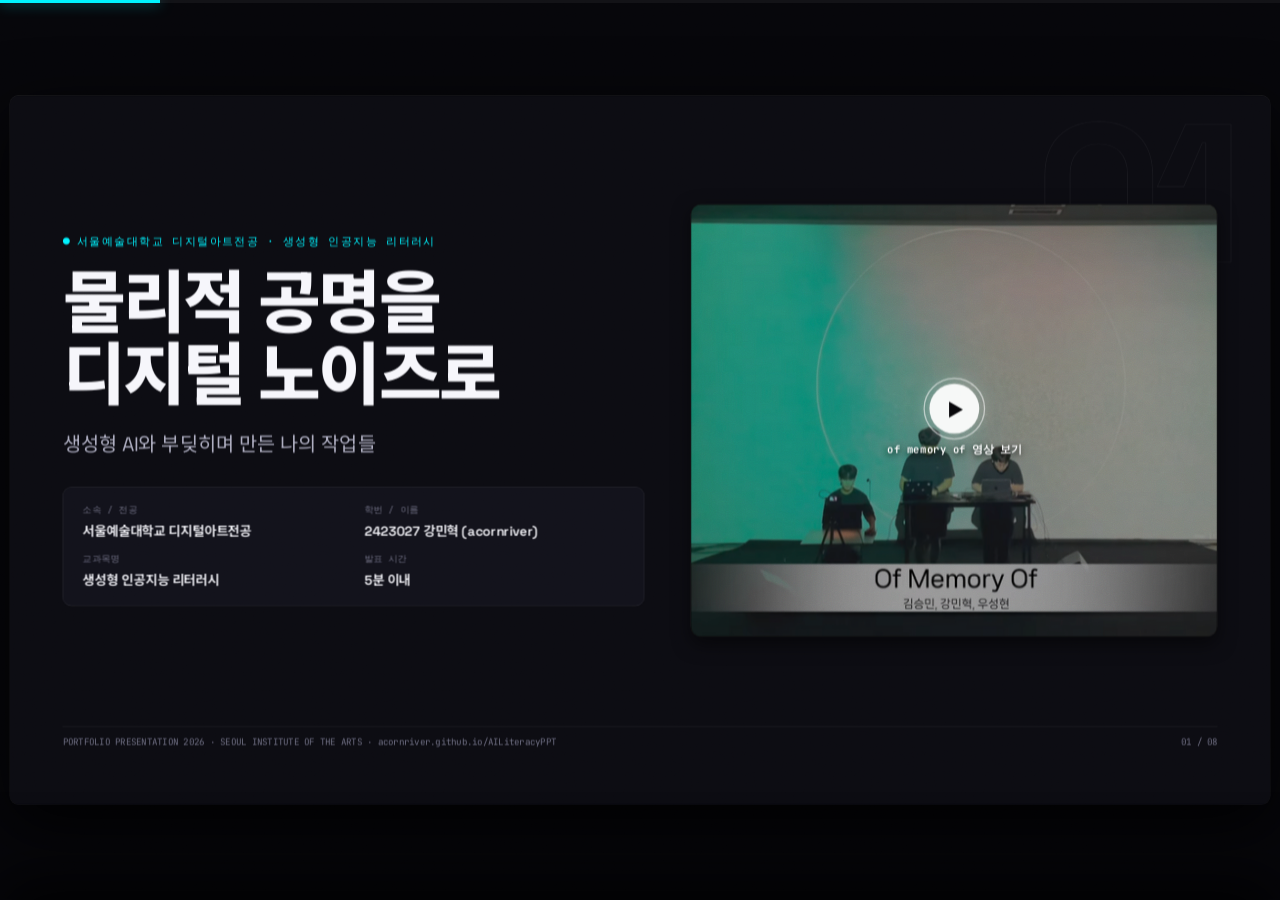
<file: index.html>
<!DOCTYPE html>
<html lang="ko">
<head>
  <meta charset="UTF-8">
  <meta name="viewport" content="width=device-width, initial-scale=1.0">
  <meta name="description" content="서울예술대학교 디지털아트전공 강민혁(acornriver)의 생성형 AI 리터러시 발표 — 물리적 신호를 디지털 노이즈로 바꾸는 미디어아트 작업과 AI 협업 과정.">
  <title>물리적 공명을 디지털 노이즈로 — 강민혁(acornriver) 미디어아트 발표</title>
  <link rel="stylesheet" href="style.css">
</head>
<body>

<!-- Ambient Digital Noise & Resonance Waveform Canvas -->
<canvas id="resonanceCanvas"></canvas>

<!-- Top progress rail -->
<div class="progress-rail no-print"><div class="progress-fill" id="progressFill"></div></div>

<main class="presentation-viewport">
  <div class="slides-container" id="slidesContainer">

    <!-- ==================== SLIDE 1: 표지 ==================== -->
    <section class="slide active" id="slide-1" data-num="01"
      data-title="표지"
      data-duration="약 20초"
      data-note="안녕하세요, 서울예술대학교 디지털아트전공 2423027 강민혁입니다.
저는 화면 안의 매끈한 픽셀보다, 무용수 팔의 근육 떨림이나 차가운 철판의 진동 같은 현실의 거친 신호를 디지털 노이즈로 바꾸는 작업을 하고 있습니다.

제 작업실에서 AI는 결과물을 뚝딱 만들어주는 기계가 아니라, 같이 부딪히고 틀리면서 시스템을 완성해간 파트너였습니다. 오늘은 그 과정과 시행착오를 보여드리겠습니다.

(커버 영상은 시간이 남을 때만 틉니다.)">

      <div class="cover-layout">
        <div class="cover-left">
          <div class="cover-badge">
            <span>●</span> 서울예술대학교 디지털아트전공 · 생성형 인공지능 리터러시
          </div>

          <div class="cover-title-group">
            <h1>물리적 공명을<br>디지털 노이즈로</h1>
            <p class="subtitle">생성형 AI와 부딪히며 만든 나의 작업들</p>
          </div>

          <div class="cover-meta-grid">
            <div class="meta-item">
              <div class="meta-item-label">소속 / 전공</div>
              <div class="meta-item-value">서울예술대학교 디지털아트전공</div>
            </div>
            <div class="meta-item">
              <div class="meta-item-label">학번 / 이름</div>
              <div class="meta-item-value">2423027 강민혁 (acornriver)</div>
            </div>
            <div class="meta-item">
              <div class="meta-item-label">교과목명</div>
              <div class="meta-item-value">생성형 인공지능 리터러시</div>
            </div>
            <div class="meta-item">
              <div class="meta-item-label">발표 시간</div>
              <div class="meta-item-value">5분 이내</div>
            </div>
          </div>
        </div>

        <div class="cover-right">
          <div class="media-container">
            <img src="assets/ofmemoryof_1.png" alt="대표 작품 of memory of">
            <div class="media-play-overlay" onclick="openCinemaModal('iBMpqVptw4k', 'of memory of (2025) — 손 그림자 공간음향 피드백 노이즈')">
              <div class="play-circle-btn">▶</div>
              <div class="play-label">of memory of 영상 보기</div>
            </div>
          </div>
        </div>
      </div>

      <div class="slide-footer">
        <span>PORTFOLIO PRESENTATION 2026 · SEOUL INSTITUTE OF THE ARTS · acornriver.github.io/AILiteracyPPT</span>
        <span>01 / 08</span>
      </div>
    </section>

    <!-- ==================== SLIDE 2: 관점과 제작 방식 ==================== -->
    <section class="slide" id="slide-2" data-num="02"
      data-title="만들고 싶은 감각에서 출발해, 코드로 번역한다"
      data-duration="약 40초"
      data-note="저는 기술이나 AI 툴을 먼저 정해놓고 작업을 끼워 맞추지 않습니다.
'그림자가 멀어질수록 소리가 찢어지면 어떨까?', '도시에 바코드를 붙이고 사람들 반응을 웹으로 받아보면 어떨까?' 같은 감각적인 호기심에서 시작합니다.

구현할 때는 안티그래비티를 메인 파트너로 썼습니다. 대화로 아이디어를 던지고 코드를 받고, 오류가 나면 같이 잡는 방식이에요. 영상 소스가 필요할 때는 구글 제미나이와 ChatGPT도 썼습니다.

다만 화면에서 잘 돌던 코드가 실제 장비와 전시 공간에서도 잘 도는지 확인하고 고치는 건 제 몫이었습니다.">

      <div class="slide-top-bar">
        <div class="slide-category-group">
          <span class="slide-category-title">01 · 작업의 출발점과 태도</span>
        </div>
        <span class="slide-number-badge">02 / 08</span>
      </div>

      <div class="slide-headline">
        <h2>감각에서 출발해, 코드로 번역한다</h2>
        <p class="sub-lead">기술 스펙이 아니라, 공간과 신체가 만드는 경험이 먼저입니다</p>
      </div>

      <div class="slide-body">
        <div class="col-half">
          <div class="art-card accent-cyan">
            <div class="card-header-row">
              <h3 class="card-title">작업의 재료 <span class="card-badge cyan">Physical → Digital</span></h3>
            </div>
            <ul class="narrative-list large">
              <li><strong>그림자</strong> 손 그림자의 움직임을 공간음향 노이즈로</li>
              <li><strong>빛</strong> 조명의 깜빡임을 모스부호로 해석</li>
              <li><strong>도시의 캡션</strong> 거리의 바코드와 웹 댓글</li>
              <li><strong>언어</strong> 입력한 문장을 감열지로 출력</li>
              <li><strong>근육</strong> 수축할 때 나는 진동 소리(MMG) 수음</li>
            </ul>
            <div class="signal-pipeline">
              <div class="signal-pipeline-title">공통의 태도</div>
              <div class="signal-pipeline-text">하나의 공식으로 찍어내지 않고, 작품마다 현장이 요구하는 물성에 맞춰 시스템을 새로 짠다.</div>
            </div>
          </div>
        </div>

        <div class="col-half">
          <div class="art-card accent-orange">
            <div class="card-header-row">
              <h3 class="card-title">AI와 일하는 방식 <span class="card-badge orange">Antigravity</span></h3>
            </div>
            <ul class="narrative-list large">
              <li><strong>대화로 코딩</strong> 아이디어를 던지고, 코드를 받고, 오류를 같이 잡는다</li>
              <li><strong>도구</strong> 코드는 Antigravity, 영상 소스는 Google Gemini · ChatGPT</li>
              <li><strong>현장 확인</strong> 화면에서 돌던 코드가 실제 장비와 전시장에서도 도는지는 내가 확인하고 고친다</li>
            </ul>
            <div class="signal-pipeline">
              <div class="signal-pipeline-title">제작 파이프라인</div>
              <div class="signal-pipeline-flow">
                <span class="pipe-node">감각적 구상</span>
                <span class="pipe-arrow">→</span>
                <span class="pipe-node highlight">AI와 코드 구현</span>
                <span class="pipe-arrow">→</span>
                <span class="pipe-node">장비 연결</span>
                <span class="pipe-arrow">→</span>
                <span class="pipe-node highlight">현장 확인 · 튜닝</span>
              </div>
            </div>
          </div>
        </div>
      </div>

      <div class="slide-footer">
        <span>강민혁 · 생성형 인공지능 리터러시</span>
        <span>02 / 08</span>
      </div>
    </section>

    <!-- ==================== SLIDE 3: 그림자와 빛 ==================== -->
    <section class="slide" id="slide-3" data-num="03"
      data-title="그림자와 빛 — 움직임과 깜빡임"
      data-duration="약 45초"
      data-note="첫 번째는 눈에 보이는 변화를 소리와 기호로 바꾼 두 작업입니다.

왼쪽 'of memory of'는 무용수 손의 그림자를 카메라로 따라가고, 중심에서 멀어질수록 공간음향 노이즈가 거칠어지는 작업입니다. [영상 버튼을 눌러 소리를 같이 들려주세요]

오른쪽 '빛의 언어'는 구글 제미나이와 ChatGPT로 깜빡이는 조명 영상을 만들고, 웹에서 p5.js 사운드 라이브러리로 그 깜빡임을 모스부호처럼 읽어내는 작업입니다.
[모스부호 체험 탭] 원리를 보여드리는 체험용입니다. 글자를 넣으면 모스부호로 불이 깜빡이고 소리가 납니다.">

      <div class="slide-top-bar">
        <div class="slide-category-group">
          <span class="slide-category-title">02 · 작품 사례 1 : 그림자와 빛</span>
        </div>
        <span class="slide-number-badge">03 / 08</span>
      </div>

      <div class="slide-headline">
        <h2>그림자가 찢는 사운드, 조명이 치는 모스부호</h2>
        <p class="sub-lead">눈에 보이는 왜곡과 깜빡임을 감지해서 소리와 신호로 바꾸는 작업</p>
      </div>

      <div class="slide-body">
        <!-- of memory of -->
        <div class="col-half">
          <div class="art-card accent-cyan">
            <div class="card-header-row">
              <h3 class="card-title">of memory of <span class="card-badge cyan">2025 · 퍼포먼스</span></h3>
              <span class="card-author">acornriver, 김승민, 우성현</span>
            </div>

            <div class="media-container">
              <img src="assets/ofmemoryof_1.png" alt="of memory of 시연">
              <div class="media-play-overlay" onclick="openCinemaModal('iBMpqVptw4k', 'of memory of (2025) — 손 그림자 공간음향 피드백 노이즈')">
                <div class="play-circle-btn">▶</div>
                <div class="play-label">공연 영상 보기 (사운드 포함)</div>
              </div>
            </div>

            <ul class="narrative-list">
              <li><strong>내가 만든 부분</strong> Python 실루엣 트래킹, OSC로 공간음향 위치 데이터 전송</li>
              <li><strong>감각</strong> 손이 중심에서 멀어질수록 화면 왜곡과 피드백 노이즈가 커진다</li>
            </ul>

            <div class="signal-pipeline">
              <div class="signal-pipeline-title">신호 흐름</div>
              <div class="signal-pipeline-flow">
                <span class="pipe-node">손 그림자 왜곡</span>
                <span class="pipe-arrow">→</span>
                <span class="pipe-node highlight">Python 실루엣 감지</span>
                <span class="pipe-arrow">→</span>
                <span class="pipe-node">OSC → 공간음향</span>
              </div>
            </div>
          </div>
        </div>

        <!-- 빛의 언어 -->
        <div class="col-half">
          <div class="art-card accent-orange">
            <div class="card-header-row">
              <h3 class="card-title">빛의 언어 <span class="card-badge orange">2025 · 웹 인터랙티브</span></h3>
              <span class="card-author">acornriver (단독)</span>
            </div>

            <div class="card-tabs">
              <button class="card-tab-btn active" data-target="viewLightVideo">작품 영상</button>
              <button class="card-tab-btn" data-target="viewLightDemo">모스부호 체험</button>
            </div>

            <div class="tab-view-content" id="viewLightVideo" style="display: flex;">
              <div class="media-container">
                <img src="assets/light_1.png" alt="빛의 언어 캡처">
                <div class="media-play-overlay" onclick="openCinemaModal('oltIvDI5zJE', '빛의 언어 (2025) — 조명 깜빡임 모스부호 해석')">
                  <div class="play-circle-btn">▶</div>
                  <div class="play-label">빛의 언어 영상 보기</div>
                </div>
              </div>
              <ul class="narrative-list">
                <li><strong>AI 활용</strong> Google Gemini · ChatGPT로 불규칙하게 깜빡이는 조명 영상 제작</li>
                <li><strong>구현</strong> p5.js 사운드 라이브러리로 깜빡임을 모스부호로 읽어 텍스트·사운드로 출력</li>
              </ul>
            </div>

            <div class="tab-view-content" id="viewLightDemo" style="display: none;">
              <div class="widget-box morse-widget">
                <div class="morse-light-bulb" id="morseLightBulb">💡</div>
                <div class="morse-display" id="morseDisplay">READY TO BLINK</div>
                <div class="input-row">
                  <input type="text" class="morse-input" id="morseInput" value="AI" placeholder="영문 입력 (예: AI, NOISE)">
                  <button class="morse-btn" id="morsePlayBtn">깜빡이기 ▶</button>
                </div>
                <div class="fine-print">체험용 시뮬레이션 · 입력한 글자를 모스부호로 바꿔 불빛과 소리로 재생합니다. 실제 작품의 영상 분석이 아닙니다.</div>
              </div>
            </div>

            <div class="signal-pipeline">
              <div class="signal-pipeline-title">신호 흐름</div>
              <div class="signal-pipeline-flow">
                <span class="pipe-node">깜빡이는 조명 영상</span>
                <span class="pipe-arrow">→</span>
                <span class="pipe-node highlight">p5.js 모스부호 해석</span>
                <span class="pipe-arrow">→</span>
                <span class="pipe-node">텍스트 / 사운드</span>
              </div>
            </div>
          </div>
        </div>
      </div>

      <div class="slide-footer">
        <span>강민혁 · 생성형 인공지능 리터러시</span>
        <span>03 / 08</span>
      </div>
    </section>

    <!-- ==================== SLIDE 4: 도시의 캡션, 출력되는 말 ==================== -->
    <section class="slide" id="slide-4" data-num="04"
      data-title="도시의 캡션, 출력되는 말"
      data-duration="약 45초"
      data-note="다음은 화면 안에 있던 텍스트를 현실 공간으로 꺼낸 작업들입니다.

'다민프로젝트 01'은 도시에 캡션을 붙이는 전시였고, 저는 캡션 위치를 기록하고 사람들 댓글을 받는 웹 시스템을 만들었습니다. 부착물마다 바코드가 붙어 있어서 현장에서 찍으면 웹으로 연결됩니다.

'감열–소각'은 언어의 화장터 같은 작업입니다. 텍스트와 숨결 같은 소리를 인식해서 감열지 프린터로 출력합니다. [인쇄물 사진 탭] 감열지 인쇄 디테일과 전시 때 프레임에 걸어둔 모습입니다.">

      <div class="slide-top-bar">
        <div class="slide-category-group">
          <span class="slide-category-title">03 · 작품 사례 2 : 공간과 언어</span>
        </div>
        <span class="slide-number-badge">04 / 08</span>
      </div>

      <div class="slide-headline">
        <h2>도시의 캡션, 출력되는 말</h2>
        <p class="sub-lead">화면 안에 있던 텍스트를 거리와 종이 위로 꺼내는 작업</p>
      </div>

      <div class="slide-body">
        <!-- 다민프로젝트 01 -->
        <div class="col-half">
          <div class="art-card accent-cyan">
            <div class="card-header-row">
              <h3 class="card-title">다민프로젝트 01 <span class="card-badge cyan">2025 · 웹 & 도시</span></h3>
              <span class="card-author">acornriver, daon</span>
            </div>

            <div class="media-container">
              <img src="assets/damin_thumb.png" alt="다민프로젝트 01 현장 캡션">
            </div>

            <ul class="narrative-list">
              <li><strong>도시 개입</strong> 거리 곳곳의 사물과 장소에 캡션을 붙인다</li>
              <li><strong>웹 시스템</strong> 캡션 위치를 기록하고 댓글을 받는다</li>
              <li><strong>바코드</strong> 부착물마다 붙은 바코드로 웹에 접속한다</li>
            </ul>

            <div class="signal-pipeline">
              <div class="signal-pipeline-title">구조</div>
              <div class="signal-pipeline-flow">
                <span class="pipe-node">거리 사물에 부착</span>
                <span class="pipe-arrow">→</span>
                <span class="pipe-node highlight">바코드 스캔</span>
                <span class="pipe-arrow">→</span>
                <span class="pipe-node">웹 아카이브 · 댓글</span>
              </div>
            </div>
          </div>
        </div>

        <!-- 감열-소각 -->
        <div class="col-half">
          <div class="art-card accent-orange">
            <div class="card-header-row">
              <h3 class="card-title">감열–소각 <span class="card-badge orange">2025 · 피지컬 설치</span></h3>
              <span class="card-author">acornriver (단독)</span>
            </div>

            <div class="card-tabs">
              <button class="card-tab-btn active" data-target="viewThermalVideo">설치 영상</button>
              <button class="card-tab-btn" data-target="viewThermalPhotos">인쇄물 사진</button>
              <button class="card-tab-btn" data-target="viewThermalDemo">출력 체험</button>
            </div>

            <div class="tab-view-content" id="viewThermalVideo" style="display: flex;">
              <div class="media-container">
                <img src="assets/thermal_1.png" alt="감열-소각 현장">
                <div class="media-play-overlay" onclick="openCinemaModal('C9EAxM-9FCM', '감열 - 소각 (2025) — 언어의 화장터')">
                  <div class="play-circle-btn">▶</div>
                  <div class="play-label">감열–소각 영상 보기</div>
                </div>
              </div>
              <ul class="narrative-list">
                <li><strong>언어의 화장터</strong> 입력한 문장이 화면에서 흩어진 뒤 감열지로 출력된다</li>
                <li><strong>구현</strong> 텍스트·소리(숨결) 인식 + 감열지 프린터 출력</li>
              </ul>
            </div>

            <div class="tab-view-content" id="viewThermalPhotos" style="display: none;">
              <div class="photo-pair">
                <div class="media-container">
                  <img src="assets/thermal_detail_close.jpg" alt="감열지 인쇄 디테일">
                  <div class="media-caption">감열지 인쇄 디테일</div>
                </div>
                <div class="media-container">
                  <img src="assets/thermal_framed_grid.jpg" alt="전시 프레임">
                  <div class="media-caption">전시 프레임</div>
                </div>
              </div>
              <div class="body-text">감열지에 출력된 문장들을 프레임에 걸어 전시한 모습.</div>
            </div>

            <div class="tab-view-content" id="viewThermalDemo" style="display: none;">
              <div class="widget-box">
                <div class="thermal-receipt-slot" id="thermalPaperSlot">
                  <div class="slot-placeholder">문장을 입력하고 출력을 누르면<br>영수증이 나옵니다</div>
                </div>
                <div class="input-row">
                  <input type="text" class="morse-input" id="thermalTextInput" value="어둠 속에서 부유하던 기억을 보냅니다." placeholder="떠나보낼 문장을 입력하세요">
                  <button class="morse-btn" id="thermalPrintBtn">출력</button>
                </div>
                <div class="fine-print">체험용 시뮬레이션 · 실제 작품의 출력 시스템이 아닙니다.</div>
              </div>
            </div>

            <div class="signal-pipeline">
              <div class="signal-pipeline-title">신호 흐름</div>
              <div class="signal-pipeline-flow">
                <span class="pipe-node">문장 · 숨결 입력</span>
                <span class="pipe-arrow">→</span>
                <span class="pipe-node highlight">인식 · 처리</span>
                <span class="pipe-arrow">→</span>
                <span class="pipe-node">감열지 출력</span>
              </div>
            </div>
          </div>
        </div>
      </div>

      <div class="slide-footer">
        <span>강민혁 · 생성형 인공지능 리터러시</span>
        <span>04 / 08</span>
      </div>
    </section>

    <!-- ==================== SLIDE 5: 사일런스 ==================== -->
    <section class="slide" id="slide-5" data-num="05"
      data-title="사일런스 — 몸의 진동을 신호로"
      data-duration="약 55초"
      data-note="제가 기술감독으로 참여한 협업 프로젝트 '사일런스'입니다. 2년간 2천만 원 규모의 지원사업으로 진행됐고, 올해 종로 아트코리아랩에서 공연을 마쳤습니다. 왼쪽이 그 공연 사진입니다.

핵심은 피부에 전극을 붙이는 센서(EMG)가 아니라, DJI Mic 2를 무용수 팔에 밀착시켜서 근육이 수축할 때 나는 진동 소리(MMG)를 마이크로 직접 듣는다는 점입니다.

시스템은 두 갈래입니다. 하나는 저주파를 감지해서 OSC 트리거를 보내는 것, 다른 하나는 마이크 입력을 내부망 무선으로 사운드 협업자에게 스트리밍하는 것입니다.

[근육 수축 버튼] 원리를 보여드리는 체험용 시뮬레이션이고, 실제 센서 데이터는 아닙니다.
(필터 세팅 탭: 현장에서 쓴 실제 값 — Highpass 40Hz, Bandpass 80–800Hz, Noise gate −54dB. 가편 영상 버튼은 구글 드라이브가 새 탭으로 열립니다.)">

      <div class="slide-top-bar">
        <div class="slide-category-group">
          <span class="slide-category-title">04 · 핵심 협업 프로젝트 : 사일런스</span>
        </div>
        <span class="slide-number-badge">05 / 08</span>
      </div>

      <div class="slide-headline">
        <h2>사일런스 — 마이크로 듣는 근육의 울림</h2>
        <p class="sub-lead">전극 대신 마이크로 수음하는 MMG, 그리고 OSC·무선 오디오 전송 시스템</p>
      </div>

      <div class="slide-body">
        <!-- 현장 아카이브 -->
        <div class="col-35">
          <div class="art-card accent-cyan">
            <div class="card-header-row">
              <h3 class="card-title">현장 아카이브 <span class="card-badge cyan">Art Korea Lab</span></h3>
            </div>

            <div class="card-tabs">
              <button class="card-tab-btn active" data-target="viewSilencePhotos">공연 사진</button>
              <button class="card-tab-btn" data-target="viewSilenceSetting">필터 세팅</button>
            </div>

            <div class="tab-view-content" id="viewSilencePhotos" style="display: flex;">
              <div class="media-container silence-main">
                <img src="assets/silence_stage_1.jpg" alt="사일런스 공연 장면">
                <div class="media-play-overlay" onclick="window.open('https://drive.google.com/drive/folders/1wh9bBoPONRI6IY7k8LCvusBUwqHcsA52', '_blank')">
                  <div class="play-circle-btn">▶</div>
                  <div class="play-label">공연 가편 영상 (Google Drive ↗)</div>
                </div>
              </div>
              <div class="photo-pair silence-pair">
                <div class="media-container">
                  <img src="assets/silence_stage_2.jpg" alt="사일런스 공연 중 무용수">
                  <div class="media-caption">공연 장면</div>
                </div>
                <div class="media-container">
                  <img src="assets/silence_console.jpg" alt="사일런스 공연 콘솔">
                  <div class="media-caption">공연 콘솔</div>
                </div>
              </div>
            </div>

            <div class="tab-view-content" id="viewSilenceSetting" style="display: none;">
              <div class="media-container contain">
                <img src="assets/silence_akl_setting.png" alt="사일런스 현장 필터 세팅 화면">
              </div>
              <div class="fine-print" style="margin-bottom: 14px;">현장 세팅 · Highpass 40Hz / Bandpass 80–800Hz / Noise gate −54dB</div>
            </div>

            <a class="link-btn" href="https://drive.google.com/drive/folders/1wh9bBoPONRI6IY7k8LCvusBUwqHcsA52" target="_blank" rel="noopener">
              공연 가편 영상 열기 ↗
            </a>

            <div class="body-text">
              <strong>크레딧</strong><br>
              기술감독 · SW 강민혁 / 총괄 기획 정채민<br>
              사운드 김승민 / 무용 윤채영, 우성현
            </div>
            <div class="fine-print">2년간 2,000만 원 지원사업 · 2026 종로 아트코리아랩 공연 완료</div>
          </div>
        </div>

        <!-- 시스템 구조 & 체험 -->
        <div class="col-65">
          <div class="art-card accent-orange">
            <div class="card-header-row">
              <h3 class="card-title">두 갈래 전송 시스템 <span class="card-badge orange">MMG · OSC</span></h3>
              <div class="osc-packet-badge" id="oscPacketDisplay">[OSC] standby</div>
            </div>

            <div class="widget-box mmg-widget">
              <div class="oscilloscope-screen">
                <canvas class="osc-canvas" id="mmgOscCanvas"></canvas>
              </div>
              <div class="mmg-controls">
                <button class="flex-muscle-btn" id="flexMuscleBtn">근육 수축 체험</button>
                <div class="mmg-spec">체험용 시뮬레이션 · 실제 센서 데이터 아님</div>
              </div>
            </div>

            <div class="split-row">
              <div class="signal-pipeline">
                <div class="signal-pipeline-title">흐름 1 · 제어 신호</div>
                <div class="signal-pipeline-flow">
                  <span class="pipe-node">DJI Mic 2 수음</span>
                  <span class="pipe-arrow">→</span>
                  <span class="pipe-node highlight">저주파 감지</span>
                  <span class="pipe-arrow">→</span>
                  <span class="pipe-node">OSC 트리거</span>
                </div>
              </div>
              <div class="signal-pipeline">
                <div class="signal-pipeline-title">흐름 2 · 오디오 스트리밍</div>
                <div class="signal-pipeline-flow">
                  <span class="pipe-node">마이크 입력</span>
                  <span class="pipe-arrow">→</span>
                  <span class="pipe-node highlight">내부망 무선 스트리밍</span>
                  <span class="pipe-arrow">→</span>
                  <span class="pipe-node">사운드 협업자</span>
                </div>
              </div>
            </div>

            <div class="fine-print" style="margin-top: 14px;">
              전기 신호(EMG)가 아니라 근육이 내는 진동 소리(MMG, Mechanomyogram)를 수음 · github.com/acornriver/mechanomyogram
            </div>
          </div>
        </div>
      </div>

      <div class="slide-footer">
        <span>강민혁 · 생성형 인공지능 리터러시</span>
        <span>05 / 08</span>
      </div>
    </section>

    <!-- ==================== SLIDE 6: AI 협업과 시행착오 ==================== -->
    <section class="slide" id="slide-6" data-num="06"
      data-title="AI가 열어준 길, AI가 못 본 전압"
      data-duration="약 50초"
      data-note="AI와 작업하면서 가장 대비됐던 두 장면입니다.

'사일런스'에서는 무선으로 소리를 보내는 오디오 송출 엔진의 구조를 AI가 바꿔보자고 제안했어요. 제가 몰랐던 방식이었는데 적용해보니 현장에서 안정성과 음질이 눈에 띄게 좋아졌습니다.

반대로 '철의 언어 v2'는 철판에 트랜스듀서를 붙여 울리는 퍼포먼스인데, AI가 추천한 앰프와 트랜스듀서 조합을 연결했더니 트랜스듀서가 계속 타버렸습니다. 전압이 안 맞는 문제라고 판단했고, 출력이 낮은 앰프로 바꾸고 나서야 안정적으로 돌아갔습니다.

AI는 코드와 구조를 제안하는 데는 큰 도움이 됐지만, 현장의 전압과 장비 상태까지 책임져주진 않았습니다. 그래서 직접 실행하고 확인하는 과정이 중요했습니다.
(계기판은 체험용 시뮬레이션입니다.)">

      <div class="slide-top-bar">
        <div class="slide-category-group">
          <span class="slide-category-title">05 · AI 협업의 민낯과 현장 확인</span>
        </div>
        <span class="slide-number-badge">06 / 08</span>
      </div>

      <div class="slide-headline">
        <h2>AI가 열어준 길, AI가 못 본 전압</h2>
        <p class="sub-lead">같은 AI가 한 번은 신의 한 수였고, 한 번은 트랜스듀서를 태웠다</p>
      </div>

      <div class="slide-body">
        <!-- 사일런스 -->
        <div class="col-half">
          <div class="art-card accent-cyan">
            <div class="card-header-row">
              <h3 class="card-title">사일런스 <span class="card-badge cyan">신의 한 수</span></h3>
            </div>

            <div class="pull-quote">AI는 내가 몰랐던 구조를 제안했다.</div>

            <ul class="narrative-list large">
              <li>무선으로 소리를 보내는 <strong>오디오 송출 엔진</strong>의 구조를 바꿔보자고 제안했다</li>
              <li>내 지식 밖에 있던 방식이었지만 적용해 봤다</li>
              <li>현장에서 <strong>안정성과 음질</strong>이 눈에 띄게 좋아졌다</li>
            </ul>

            <div class="signal-pipeline">
              <div class="signal-pipeline-title">배운 것</div>
              <div class="signal-pipeline-text">AI는 오타를 고쳐주는 도구를 넘어, 내가 몰랐던 선택지를 보여주는 쪽에서 가장 쓸모 있었다.</div>
            </div>
          </div>
        </div>

        <!-- 철의 언어 v2 -->
        <div class="col-half">
          <div class="art-card accent-orange">
            <div class="card-header-row">
              <h3 class="card-title">철의 언어 v2 <span class="card-badge orange">시행착오</span></h3>
            </div>

            <div class="pull-quote orange">AI는 현장의 전압까지 책임지지 않았다.</div>

            <ul class="narrative-list spread">
              <li>철판을 트랜스듀서로 울리는 퍼포먼스. AI가 추천한 <strong>앰프·트랜스듀서 조합</strong>을 연결했다</li>
              <li>트랜스듀서가 <strong>계속 손상</strong>됐다</li>
              <li>전압이 맞지 않는다고 판단해 <strong>출력이 낮은 앰프</strong>로 교체했다</li>
            </ul>

            <div class="split-row">
              <div class="burnout-console">
                <div class="telemetry-row">
                  <span>코일 부하: <strong id="ampHeatStatus" style="color: var(--accent-cyan);">정상 범위</strong></span>
                  <div class="heat-meter-bar"><div class="heat-meter-fill" id="ampHeatMeter"></div></div>
                </div>
                <div class="console-btn-row">
                  <button class="card-tab-btn danger-btn" id="test100wBtn">추천 조합으로 구동</button>
                  <button class="card-tab-btn ok-btn" id="testLowWattBtn">낮은 출력 앰프로 교체</button>
                </div>
                <div class="console-log" id="ampLogConsole">체험용 시뮬레이션 · 실제 측정값이 아닙니다.</div>
              </div>

              <div>
                <div class="media-container thumb">
                  <img src="assets/iron_v2_thumb.jpg" alt="철의 언어 v2">
                  <div class="media-play-overlay" onclick="openCinemaModal('_ANQhRynQf4', '철의 언어 v2 (2026) — 철판 공명 피드백 퍼포먼스', 24)">
                    <div class="play-circle-btn sm">▶</div>
                  </div>
                </div>
              </div>
            </div>
          </div>
        </div>
      </div>

      <div class="closing-quote">생성된 코드와 추천을 활용하는 것만큼, 실행하고 확인하는 과정이 중요했다.</div>

      <div class="slide-footer">
        <span>강민혁 · 생성형 인공지능 리터러시</span>
        <span>06 / 08</span>
      </div>
    </section>

    <!-- ==================== SLIDE 7: 작품과 구현을 함께 공개하기 ==================== -->
    <section class="slide" id="slide-7" data-num="07"
      data-title="작품과 구현을 함께 공개하기"
      data-duration="약 40초"
      data-note="저는 완성된 작업만이 아니라 구현한 소스 코드도 GitHub에 공개해두고 있습니다.
오늘 소개하지 못한 작업들은 개인 웹 아카이브 acornriver.work에서 볼 수 있고, 화면의 QR로 바로 들어갈 수 있습니다.

지금은 북서울미술관 '사운드는 살아있다'에서 원우리 작가님과 함께 작업하고 있습니다. 왼쪽 아래 두 링크가 그 작업입니다.

AI는 제가 혼자였다면 엄두 내지 못했을 실험의 문을 열어줬습니다. 하지만 그 안에서 무엇을 고르고, 현실에서 어떻게 작동시킬지는 작업실에서 직접 부딪히며 정했습니다. 들어주셔서 감사합니다.">

      <div class="slide-top-bar">
        <div class="slide-category-group">
          <span class="slide-category-title">06 · 공유와 아카이빙</span>
        </div>
        <span class="slide-number-badge">07 / 08</span>
      </div>

      <div class="slide-headline">
        <h2>작품과 구현을 함께 공개하기</h2>
        <p class="sub-lead">웹 아카이브 acornriver.work 와 GitHub 저장소로 과정까지 기록하고, 작업은 계속됩니다</p>
      </div>

      <div class="slide-body">
        <!-- Web Archive -->
        <div class="col-half">
          <div class="art-card accent-cyan">
            <div class="card-header-row">
              <h3 class="card-title">개인 웹 아카이브 <span class="card-badge cyan">acornriver.work</span></h3>
            </div>

            <div class="media-container">
              <img src="assets/webarchive_capture.png" alt="acornriver 웹 아카이브 화면">
              <div class="media-play-overlay" onclick="window.open('https://acornriver.work/', '_blank')">
                <div class="play-circle-btn">🔗</div>
                <div class="play-label">acornriver.work 열기 ↗</div>
              </div>
            </div>

            <div class="signal-pipeline now-working">
              <div class="signal-pipeline-title">지금 하고 있는 작업 · 북서울미술관 〈사운드는 살아있다〉</div>
              <div class="signal-pipeline-text">원우리 작가와 함께 작업하고 있습니다.</div>
              <div class="repo-list">
                모든 귀는 […] 이다 · 청각 다변기 · <a href="https://acornriver.github.io/SVart/" target="_blank" rel="noopener">acornriver.github.io/SVart</a><br>
                청감 타워 · <a href="https://acornriver.github.io/SVartTower/" target="_blank" rel="noopener">acornriver.github.io/SVartTower</a>
              </div>
            </div>
          </div>
        </div>

        <!-- QR & Repos -->
        <div class="col-half">
          <div class="art-card accent-orange">
            <div class="card-header-row">
              <h3 class="card-title">바로 들어가기 <span class="card-badge orange">Public Access</span></h3>
            </div>

            <div class="qr-row">
              <img src="assets/qr_acornriver_work.png" alt="QR acornriver.work">
              <div>
                <h4>전체 작업 아카이브</h4>
                <p>사운드아트 · 미디어아트 설치 작업 모음</p>
                <a href="https://acornriver.work/" target="_blank" rel="noopener">https://acornriver.work/</a>
              </div>
            </div>

            <div class="qr-row">
              <img src="assets/qr_webarchive_github.png" alt="QR WebArchive GitHub">
              <div>
                <h4>웹 아카이브 소스 코드</h4>
                <p>아카이브 사이트 자체의 저장소</p>
                <a href="https://github.com/acornriver/WebArchive" target="_blank" rel="noopener">github.com/acornriver/WebArchive</a>
              </div>
            </div>

            <div class="signal-pipeline">
              <div class="signal-pipeline-title">작품별 공개 저장소 (GitHub)</div>
              <div class="repo-list">
                사일런스 · <a href="https://github.com/acornriver/mechanomyogram" target="_blank" rel="noopener">github.com/acornriver/mechanomyogram</a><br>
                of memory of · <a href="https://github.com/acornriver/ofmemoryof" target="_blank" rel="noopener">github.com/acornriver/ofmemoryof</a><br>
                감열–소각 · <a href="https://github.com/acornriver/thermal-poetry" target="_blank" rel="noopener">github.com/acornriver/thermal-poetry</a>
              </div>
            </div>
          </div>
        </div>
      </div>

      <div class="slide-footer">
        <span>강민혁 · 생성형 인공지능 리터러시</span>
        <span>07 / 08</span>
      </div>
    </section>

    <!-- ==================== SLIDE 8: 비디오 아카이브 ==================== -->
    <section class="slide" id="slide-8" data-num="08"
      data-title="작업 아카이브 & 비디오 쇼케이스"
      data-duration="질의응답 및 영상 시연용"
      data-note="(질의응답과 영상 시연용 슬라이드입니다.)
궁금한 작품 카드를 누르면 시네마 모드로 영상이 바로 재생됩니다.
질문이 나오면 해당 작품 영상을 틀어서 현장 사운드를 같이 들으며 설명해주세요.">

      <div class="slide-top-bar">
        <div class="slide-category-group">
          <span class="slide-category-title">아카이브 · 질의응답 및 영상 시연</span>
        </div>
        <span class="slide-number-badge">08 / 08</span>
      </div>

      <div class="slide-headline">
        <h2>작업 아카이브</h2>
        <p class="sub-lead">카드를 누르면 영상이 시네마 모드로 재생됩니다</p>
      </div>

      <div class="slide-body">
        <div class="archive-video-grid">

          <div class="archive-video-card" onclick="openCinemaModal('_ANQhRynQf4', '철의 언어 v2 (2026) — 피드백 공명 사운드 퍼포먼스', 24)">
            <div class="archive-thumb-wrap">
              <img src="assets/iron_v2_thumb.jpg" alt="철의 언어 v2">
              <div class="archive-play-badge">▶ 2026 · 사운드 퍼포먼스</div>
            </div>
            <div class="archive-info">
              <div class="archive-title">철의 언어 v2</div>
              <div class="archive-meta"><span>트랜스듀서 · 철판 공명 피드백</span><span class="go">영상 보기 ↗</span></div>
            </div>
          </div>

          <div class="archive-video-card" onclick="openCinemaModal('iBMpqVptw4k', 'of memory of (2025) — 손 그림자 공간음향 피드백 노이즈')">
            <div class="archive-thumb-wrap">
              <img src="assets/ofmemoryof_yt_thumb.jpg" alt="of memory of">
              <div class="archive-play-badge">▶ 2025 · 퍼포먼스</div>
            </div>
            <div class="archive-info">
              <div class="archive-title">of memory of</div>
              <div class="archive-meta"><span>손 그림자 추적 · 공간음향 노이즈</span><span class="go">영상 보기 ↗</span></div>
            </div>
          </div>

          <div class="archive-video-card" onclick="openCinemaModal('oltIvDI5zJE', '빛의 언어 (2025) — 조명 깜빡임 모스부호 해석')">
            <div class="archive-thumb-wrap">
              <img src="assets/light_yt_thumb.jpg" alt="빛의 언어">
              <div class="archive-play-badge">▶ 2025 · 웹 인터랙티브</div>
            </div>
            <div class="archive-info">
              <div class="archive-title">빛의 언어</div>
              <div class="archive-meta"><span>AI 점멸 조명 · p5.js 모스부호</span><span class="go">영상 보기 ↗</span></div>
            </div>
          </div>

          <div class="archive-video-card" onclick="openCinemaModal('C9EAxM-9FCM', '감열 - 소각 (2025) — 언어의 화장터')">
            <div class="archive-thumb-wrap">
              <img src="assets/thermal_yt_thumb.jpg" alt="감열-소각">
              <div class="archive-play-badge">▶ 2025 · 피지컬 설치</div>
            </div>
            <div class="archive-info">
              <div class="archive-title">감열 - 소각</div>
              <div class="archive-meta"><span>입력한 문장 · 감열지 출력</span><span class="go">영상 보기 ↗</span></div>
            </div>
          </div>

          <div class="archive-video-card" onclick="openCinemaModal('6_KeSJpxjUg', '연산적 시 (2025) — 백남준아트센터 전시')">
            <div class="archive-thumb-wrap">
              <img src="assets/computational_poetry_thumb.jpg" alt="연산적 시">
              <div class="archive-play-badge">▶ 2025 · 백남준아트센터</div>
            </div>
            <div class="archive-info">
              <div class="archive-title">연산적 시</div>
              <div class="archive-meta"><span>백남준아트센터 전시 참여작</span><span class="go">영상 보기 ↗</span></div>
            </div>
          </div>

          <div class="archive-video-card" onclick="openCinemaModal('vMkRL9LRjck', '자아분열 (2023) — 생성형 AI 배경 & 마이크 디스토션')">
            <div class="archive-thumb-wrap">
              <img src="assets/self_split_thumb.jpg" alt="자아분열">
              <div class="archive-play-badge">▶ 2023 · 인터랙티브 설치</div>
            </div>
            <div class="archive-info">
              <div class="archive-title">자아분열</div>
              <div class="archive-meta"><span>AI 배경 · 마이크 디스토션</span><span class="go">영상 보기 ↗</span></div>
            </div>
          </div>

        </div>
      </div>

      <div class="slide-footer">
        <span>강민혁 · 생성형 인공지능 리터러시</span>
        <span>08 / 08</span>
      </div>
    </section>

  </div>
</main>

<!-- ==================== VIDEO CINEMA MODAL ==================== -->
<div class="cinema-modal" id="cinemaModal" aria-label="작품 영상 플레이어">
  <div class="cinema-modal-header">
    <div class="cinema-modal-title" id="cinemaModalTitle">작품 영상 감상</div>
    <button class="cinema-close-btn" id="cinemaCloseBtn" title="닫기 (Esc)">&times;</button>
  </div>
  <div class="cinema-video-frame">
    <iframe id="cinemaIframe" src="" allow="autoplay; encrypted-media; gyroscope; picture-in-picture" allowfullscreen></iframe>
  </div>
</div>

<!-- ==================== HUD CONTROLS ==================== -->
<nav class="presentation-controls no-print" aria-label="발표 네비게이션 컨트롤">
  <button class="ctrl-btn" id="prevBtn" title="이전 슬라이드 (←, PageUp)">← 이전</button>

  <div class="slide-dots" id="slideDots"></div>

  <button class="ctrl-btn" id="nextBtn" title="다음 슬라이드 (→, Space, PageDown)">다음 →</button>

  <div class="ctrl-sep"></div>

  <button class="ctrl-btn" id="notesToggleBtn" title="발표자 노트 (N)">
    💬 노트 <span class="ctrl-hint">(N)</span>
  </button>

  <button class="ctrl-btn" id="fullscreenBtn" title="전체화면 (F)">
    ⛶ 전체화면 <span class="ctrl-hint">(F)</span>
  </button>

  <div class="timer-display" id="timerDisplay" title="클릭하여 타이머 시작/일시정지">
    <span>⏱️</span>
    <span id="timerTime">00:00</span>
    <span class="timer-target">/ 05:00</span>
  </div>
</nav>

<!-- ==================== SPEAKER NOTES DRAWER ==================== -->
<aside class="notes-drawer no-print" id="notesDrawer" aria-label="발표자 노트">
  <div class="notes-header">
    <div class="notes-title">
      <span>SPEAKER NOTES</span>
      <span class="notes-duration-badge" id="notesDuration">약 30초</span>
      <span class="notes-slide-title" id="notesSlideTitle">1장 · 표지</span>
    </div>
    <button class="notes-close-btn" id="notesCloseBtn" title="닫기">&times;</button>
  </div>
  <div class="notes-content" id="notesContent">내용을 불러오는 중...</div>
</aside>

<script src="script.js"></script>
</body>
</html>
</file>
<file: style.css>
@import url('https://fonts.googleapis.com/css2?family=Space+Grotesk:wght@400;500;600;700&family=JetBrains+Mono:wght@400;500;600&family=Noto+Sans+KR:wght@300;400;500;600;700;800&display=swap');

@property --ang {
  syntax: '<angle>';
  initial-value: 0deg;
  inherits: false;
}

:root {
  --bg-darkest: #06060a;
  --bg-primary: #0c0c12;
  --bg-card: rgba(22, 22, 32, 0.7);

  --border-subtle: rgba(255, 255, 255, 0.08);
  --border-medium: rgba(255, 255, 255, 0.18);

  --text-main: #f6f6fb;
  --text-muted: #adadc0;
  --text-dim: #707084;

  --accent-cyan: #00f2fe;
  --accent-blue: #4facfe;
  --accent-orange: #ff5e3a;
  --accent-green: #10b981;

  --slide-width: 1920px;
  --slide-height: 1080px;
  --ease-out: cubic-bezier(0.16, 1, 0.3, 1);
}

* {
  box-sizing: border-box;
  margin: 0;
  padding: 0;
  -webkit-font-smoothing: antialiased;
  -moz-osx-font-smoothing: grayscale;
}

html, body {
  width: 100%;
  height: 100%;
  background-color: var(--bg-darkest);
  color: var(--text-main);
  font-family: 'Space Grotesk', 'Noto Sans KR', -apple-system, sans-serif;
  overflow: hidden;
  user-select: none;
}

body.hud-idle { cursor: none; }

/* Film grain: gives the dark UI an analog / noise texture */
body::after {
  content: '';
  position: fixed;
  inset: 0;
  pointer-events: none;
  z-index: 50;
  opacity: 0.08;
  mix-blend-mode: overlay;
  background-image: url("data:image/svg+xml;utf8,<svg xmlns='http://www.w3.org/2000/svg' width='180' height='180'><filter id='n'><feTurbulence type='fractalNoise' baseFrequency='.9' numOctaves='2' stitchTiles='stitch'/></filter><rect width='100%' height='100%' filter='url(%23n)'/></svg>");
}

#resonanceCanvas {
  position: fixed;
  inset: 0;
  width: 100vw;
  height: 100vh;
  pointer-events: none;
  z-index: 1;
  opacity: 0.4;
}

/* Top progress rail */
.progress-rail {
  position: fixed;
  top: 0;
  left: 0;
  right: 0;
  height: 3px;
  z-index: 120;
  background: rgba(255, 255, 255, 0.05);
}

.progress-fill {
  height: 100%;
  width: 12.5%;
  background: var(--accent-cyan);
  box-shadow: 0 0 14px rgba(0, 242, 254, 0.6);
  transition: width 0.6s var(--ease-out);
}

/* ==================== STAGE ==================== */
.presentation-viewport {
  width: 100vw;
  height: 100vh;
  display: flex;
  align-items: center;
  justify-content: center;
  position: relative;
  z-index: 2;
  background: var(--bg-darkest);
}

.slides-container {
  width: var(--slide-width);
  height: var(--slide-height);
  position: relative;
  transform-origin: center center;
  box-shadow: 0 30px 100px rgba(0, 0, 0, 0.9), 0 0 0 1px rgba(255, 255, 255, 0.08);
  background: var(--bg-primary);
  border-radius: 14px;
  overflow: hidden;
  flex: none;
}

.slide {
  width: 100%;
  height: 100%;
  position: absolute;
  inset: 0;
  padding: 46px 80px 86px;
  display: none;
  flex-direction: column;
  background: var(--bg-primary);
}

.slide.active {
  display: flex;
  z-index: 2;
  animation: slideIn 0.55s var(--ease-out) both;
}

/* Giant outlined slide number (editorial detail) */
.slide::after {
  content: attr(data-num);
  position: absolute;
  right: 52px;
  top: 0;
  font: 700 300px/1 'Space Grotesk', sans-serif;
  letter-spacing: -12px;
  color: transparent;
  -webkit-text-stroke: 1.5px rgba(255, 255, 255, 0.05);
  z-index: -1;
  pointer-events: none;
}

/* ==================== HEADER ==================== */
.slide-top-bar {
  display: flex;
  justify-content: space-between;
  align-items: center;
  border-bottom: 1px solid var(--border-subtle);
  padding-bottom: 16px;
  margin-bottom: 22px;
}

.slide-category-group {
  display: flex;
  align-items: center;
  gap: 16px;
}

.category-tag {
  font-family: 'JetBrains Mono', monospace;
  font-size: 15px;
  text-transform: uppercase;
  letter-spacing: 2px;
  color: var(--accent-cyan);
  background: rgba(0, 242, 254, 0.08);
  border: 1px solid rgba(0, 242, 254, 0.28);
  padding: 6px 14px;
  border-radius: 20px;
  display: inline-flex;
  align-items: center;
  gap: 8px;
}

.category-tag::before {
  content: '';
  width: 7px;
  height: 7px;
  background: var(--accent-cyan);
  border-radius: 50%;
  box-shadow: 0 0 10px var(--accent-cyan);
  animation: pulse-dot 2s infinite ease-in-out;
}

.slide-category-title {
  font-size: 17px;
  color: var(--text-muted);
  font-weight: 500;
}

.slide-number-badge {
  font-family: 'JetBrains Mono', monospace;
  font-size: 16px;
  color: var(--text-muted);
  background: rgba(255, 255, 255, 0.04);
  padding: 6px 16px;
  border-radius: 20px;
  border: 1px solid var(--border-subtle);
}

.slide-headline { margin-bottom: 24px; }

.slide-headline h2 {
  font-size: 46px;
  font-weight: 700;
  letter-spacing: -1px;
  line-height: 1.25;
  display: flex;
  align-items: center;
  gap: 18px;
}

.slide-headline h2::before {
  content: '';
  flex: none;
  width: 8px;
  height: 44px;
  border-radius: 4px;
  background: var(--accent-cyan);
  box-shadow: 0 0 18px rgba(0, 242, 254, 0.5);
}

.slide-headline .sub-lead {
  font-size: 22px;
  color: var(--text-muted);
  margin: 8px 0 0 26px;
  line-height: 1.45;
}

/* ==================== LAYOUT ==================== */
.slide-body {
  flex: 1;
  display: flex;
  gap: 32px;
  min-height: 0;
}

.col-half, .col-35, .col-65 {
  display: flex;
  flex-direction: column;
  min-width: 0;
  min-height: 0;
}
.col-half { flex: 1; }
.col-35 { flex: 0 0 35%; }
.col-65 { flex: 1; }

.slide-footer {
  display: flex;
  justify-content: space-between;
  align-items: center;
  border-top: 1px solid var(--border-subtle);
  padding-top: 14px;
  margin-top: 18px;
  font-size: 14px;
  color: var(--text-dim);
  font-family: 'JetBrains Mono', monospace;
}

/* ==================== CARDS ==================== */
.art-card {
  flex: 1 1 0;
  min-height: 0;
  background: #14141d;
  backdrop-filter: blur(14px);
  border: 1px solid var(--border-subtle);
  border-radius: 16px;
  padding: 26px 30px;
  display: flex;
  flex-direction: column;
  position: relative;
  overflow: hidden;
  transition: border-color 0.3s ease, box-shadow 0.3s ease;
}

.art-card::before {
  content: '';
  position: absolute;
  inset: 0 0 auto 0;
  height: 1px;
  background: rgba(255, 255, 255, 0.14);
}

.art-card.accent-cyan::before,
.art-card.accent-orange::before {
  height: 3px;
}
.art-card.accent-cyan::before { background: var(--accent-cyan); }
.art-card.accent-orange::before { background: var(--accent-orange); }

.art-card:hover {
  border-color: var(--border-medium);
  box-shadow: 0 18px 44px rgba(0, 0, 0, 0.45);
}

.card-header-row {
  display: flex;
  justify-content: space-between;
  align-items: center;
  gap: 14px;
  margin-bottom: 16px;
  flex: none;
}

.card-title {
  font-size: 30px;
  font-weight: 700;
  display: flex;
  align-items: center;
  gap: 14px;
  letter-spacing: -0.5px;
}

.card-author { font-size: 15px; color: var(--text-dim); white-space: nowrap; }

.card-badge {
  font-family: 'JetBrains Mono', monospace;
  font-size: 13px;
  font-weight: 500;
  text-transform: uppercase;
  padding: 4px 10px;
  border-radius: 6px;
  background: rgba(255, 255, 255, 0.08);
  color: var(--text-muted);
  border: 1px solid rgba(255, 255, 255, 0.1);
  white-space: nowrap;
}
.card-badge.cyan { background: rgba(0, 242, 254, 0.1); color: var(--accent-cyan); border-color: rgba(0, 242, 254, 0.28); }
.card-badge.orange { background: rgba(255, 94, 58, 0.12); color: var(--accent-orange); border-color: rgba(255, 94, 58, 0.32); }

/* ==================== MEDIA ==================== */
.media-container {
  position: relative;
  width: 100%;
  flex: 1 1 0;
  min-height: 170px;
  margin-bottom: 18px;
  border-radius: 10px;
  overflow: hidden;
  background: #000;
  border: 1px solid var(--border-subtle);
  box-shadow: 0 10px 28px rgba(0, 0, 0, 0.5);
}

.media-container img {
  position: absolute;
  inset: 0;
  width: 100%;
  height: 100%;
  object-fit: cover;
  object-position: center 30%;
  transition: transform 0.6s ease;
}
.media-container:hover img { transform: scale(1.04); }
.media-container.contain img { object-fit: contain; background: #0a0a10; }

.media-container.thumb { flex: none; width: 250px; height: 150px; min-height: 0; margin-bottom: 8px; }
.media-container.fill-card { margin-bottom: 0; }

.media-caption {
  position: absolute;
  left: 0;
  right: 0;
  bottom: 0;
  padding: 7px 12px;
  background: rgba(0, 0, 0, 0.72);
  font-size: 13px;
  color: #fff;
  font-family: 'JetBrains Mono', monospace;
}

.media-play-overlay {
  position: absolute;
  inset: 0;
  background: rgba(0, 0, 0, 0.32);
  display: flex;
  flex-direction: column;
  align-items: center;
  justify-content: center;
  gap: 14px;
  cursor: pointer;
  transition: background 0.25s ease;
}
.media-container:hover .media-play-overlay { background: rgba(0, 0, 0, 0.18); }

.play-circle-btn {
  position: relative;
  width: 76px;
  height: 76px;
  border-radius: 50%;
  background: rgba(255, 255, 255, 0.94);
  display: flex;
  align-items: center;
  justify-content: center;
  color: #07070a;
  font-size: 26px;
  padding-left: 4px;
  box-shadow: 0 0 30px rgba(255, 255, 255, 0.35);
  transition: transform 0.25s cubic-bezier(0.175, 0.885, 0.32, 1.275), box-shadow 0.25s;
}
.play-circle-btn::after {
  content: '';
  position: absolute;
  inset: -9px;
  border-radius: 50%;
  border: 2px solid rgba(255, 255, 255, 0.55);
  animation: ring 2.4s ease-out infinite;
}
.media-play-overlay:hover .play-circle-btn { transform: scale(1.1); box-shadow: 0 0 44px rgba(0, 242, 254, 0.8); }
.play-circle-btn.sm { width: 52px; height: 52px; font-size: 19px; }

.play-label {
  font-family: 'JetBrains Mono', monospace;
  font-size: 16px;
  font-weight: 600;
  color: #fff;
  text-shadow: 0 2px 10px rgba(0, 0, 0, 0.9);
  text-align: center;
  padding: 0 14px;
}

/* ==================== TEXT BLOCKS ==================== */
.narrative-list {
  list-style: none;
  display: flex;
  flex-direction: column;
  gap: 14px;
  margin: 2px 0 18px;
  flex: none;
}

.narrative-list li {
  font-size: 21px;
  line-height: 1.5;
  color: var(--text-muted);
  position: relative;
  padding-left: 26px;
}
.narrative-list li::before {
  content: '▸';
  position: absolute;
  left: 0;
  color: var(--accent-cyan);
  font-weight: bold;
}
.narrative-list strong { color: var(--text-main); font-weight: 600; }
.narrative-list.large { gap: 20px; }
.narrative-list.large li { font-size: 24px; line-height: 1.55; }

.pull-quote {
  flex: none;
  font-size: 32px;
  font-weight: 700;
  line-height: 1.3;
  letter-spacing: -0.6px;
  padding: 4px 0 4px 20px;
  margin-bottom: 20px;
  border-left: 4px solid var(--accent-cyan);
  background: none;
}
.pull-quote.orange { border-left-color: var(--accent-orange); background: none; }

.signal-pipeline {
  flex: none;
  background: rgba(0, 0, 0, 0.4);
  border: 1px solid var(--border-subtle);
  border-radius: 10px;
  padding: 16px 20px;
  margin-top: auto;
}
.signal-pipeline-title {
  font-family: 'JetBrains Mono', monospace;
  font-size: 13px;
  text-transform: uppercase;
  letter-spacing: 1.5px;
  color: var(--text-dim);
  margin-bottom: 10px;
}
.signal-pipeline-flow { display: flex; align-items: center; flex-wrap: wrap; gap: 10px; }
.signal-pipeline-text { font-size: 18px; color: var(--text-muted); line-height: 1.55; }

.pipe-node {
  font-family: 'JetBrains Mono', monospace;
  font-size: 16px;
  padding: 7px 13px;
  background: rgba(255, 255, 255, 0.05);
  border: 1px solid rgba(255, 255, 255, 0.12);
  border-radius: 6px;
  color: var(--text-main);
}
.pipe-node.highlight {
  background: rgba(0, 242, 254, 0.1);
  border-color: rgba(0, 242, 254, 0.4);
  color: var(--accent-cyan);
  font-weight: 600;
  box-shadow: 0 0 16px rgba(0, 242, 254, 0.12);
}
.pipe-arrow { color: var(--text-dim); font-size: 16px; }

.body-text { font-size: 19px; color: var(--text-muted); line-height: 1.6; flex: none; }
.fine-print { font-size: 14px; color: var(--text-dim); line-height: 1.6; flex: none; }

/* ==================== TABS ==================== */
.card-tabs {
  display: flex;
  gap: 6px;
  background: rgba(0, 0, 0, 0.35);
  padding: 5px;
  border-radius: 10px;
  margin-bottom: 16px;
  border: 1px solid var(--border-subtle);
  flex: none;
}
.card-tab-btn {
  flex: 1;
  padding: 11px 12px;
  background: transparent;
  border: none;
  border-radius: 7px;
  color: var(--text-muted);
  font-family: 'Space Grotesk', 'Noto Sans KR', sans-serif;
  font-size: 16px;
  font-weight: 500;
  cursor: pointer;
  transition: all 0.2s ease;
  display: flex;
  align-items: center;
  justify-content: center;
  gap: 6px;
}
.card-tab-btn:hover { color: #fff; background: rgba(255, 255, 255, 0.06); }
.card-tab-btn.active { background: rgba(255, 255, 255, 0.13); color: #fff; font-weight: 600; box-shadow: 0 2px 10px rgba(0, 0, 0, 0.35); }

.tab-view-content {
  display: none;
  flex-direction: column;
  flex: 1 1 0;
  min-height: 0;
}

/* ==================== WIDGETS ==================== */
.widget-box {
  flex: 1 1 0;
  min-height: 0;
  background: rgba(8, 8, 14, 0.85);
  border: 1px solid var(--border-subtle);
  border-radius: 10px;
  padding: 18px;
  display: flex;
  flex-direction: column;
  gap: 14px;
  margin-bottom: 18px;
}

.morse-widget { justify-content: center; }
.morse-light-bulb {
  width: 84px;
  height: 84px;
  border-radius: 50%;
  background: #1c1c22;
  margin: 0 auto;
  border: 2px solid rgba(255, 255, 255, 0.2);
  transition: all 0.08s ease;
  display: flex;
  align-items: center;
  justify-content: center;
  font-size: 38px;
  flex: none;
}
.morse-light-bulb.lit {
  background: #ffe600;
  border-color: #fff;
  box-shadow: 0 0 45px #ffe600, 0 0 90px rgba(255, 230, 0, 0.55);
  transform: scale(1.08);
}
.morse-display {
  font-family: 'JetBrains Mono', monospace;
  font-size: 20px;
  color: var(--accent-cyan);
  min-height: 28px;
  text-align: center;
  letter-spacing: 3px;
}
.input-row { display: flex; gap: 10px; flex: none; }
.morse-input {
  flex: 1;
  background: rgba(0, 0, 0, 0.5);
  border: 1px solid var(--border-subtle);
  border-radius: 8px;
  padding: 11px 14px;
  color: #fff;
  font-family: 'JetBrains Mono', 'Noto Sans KR', monospace;
  font-size: 16px;
  outline: none;
  user-select: text;
}
.morse-input:focus { border-color: rgba(0, 242, 254, 0.5); }
.morse-btn {
  background: var(--accent-cyan);
  color: #000;
  border: none;
  border-radius: 8px;
  padding: 11px 20px;
  font-weight: 700;
  font-size: 16px;
  font-family: inherit;
  cursor: pointer;
  transition: all 0.2s;
  white-space: nowrap;
}
.morse-btn:hover { background: #56f7ff; box-shadow: 0 0 18px rgba(0, 242, 254, 0.45); }

.thermal-receipt-slot {
  position: relative;
  flex: 1 1 0;
  min-height: 0;
  background: rgba(0, 0, 0, 0.6);
  border: 1px dashed var(--border-medium);
  border-radius: 8px;
  overflow: hidden;
  padding: 12px;
  display: flex;
  flex-direction: column;
  align-items: center;
}
.slot-placeholder { margin: auto; color: var(--text-dim); font-size: 16px; text-align: center; line-height: 1.5; }
.thermal-paper {
  width: 82%;
  background: #fdfbf7;
  color: #111;
  font-family: 'JetBrains Mono', 'Noto Sans KR', monospace;
  font-size: 15px;
  padding: 16px;
  box-shadow: 0 6px 24px rgba(0, 0, 0, 0.7);
  border-bottom: 3px dashed #bbb;
  max-height: 100%;
  overflow-y: auto;
}
.thermal-paper.printing { animation: feed-paper 1.2s ease forwards; }

.photo-pair { flex: 1 1 0; min-height: 0; display: flex; gap: 14px; margin-bottom: 16px; }
.photo-pair .media-container { margin: 0; min-height: 0; }

.mmg-widget { flex: 1 1 0; min-height: 0; margin-bottom: 16px; }
.oscilloscope-screen {
  position: relative;
  flex: 1 1 0;
  min-height: 130px;
  background: #020204;
  border-radius: 8px;
  overflow: hidden;
  border: 1px solid rgba(0, 242, 254, 0.25);
}
.osc-canvas { position: absolute; inset: 0; width: 100%; height: 100%; display: block; }
.mmg-controls { display: flex; justify-content: space-between; align-items: center; gap: 14px; flex: none; }
.flex-muscle-btn {
  background: #ff5e3a;
  color: #fff;
  border: none;
  padding: 12px 22px;
  border-radius: 8px;
  font-family: 'Space Grotesk', 'Noto Sans KR', sans-serif;
  font-size: 17px;
  font-weight: 700;
  cursor: pointer;
  display: flex;
  align-items: center;
  gap: 8px;
  box-shadow: 0 6px 20px rgba(255, 94, 58, 0.35);
  transition: transform 0.15s, box-shadow 0.15s;
}
.flex-muscle-btn:active { transform: scale(0.96); box-shadow: 0 0 28px rgba(255, 94, 58, 0.8); }
.osc-packet-badge {
  font-family: 'JetBrains Mono', monospace;
  font-size: 14px;
  color: var(--accent-cyan);
  background: rgba(0, 242, 254, 0.08);
  padding: 7px 12px;
  border-radius: 6px;
  border: 1px solid rgba(0, 242, 254, 0.22);
  white-space: nowrap;
  transition: all 0.25s;
}
.mmg-spec { font-size: 14px; color: var(--text-dim); font-family: 'JetBrains Mono', monospace; text-align: right; }

.split-row { display: flex; gap: 20px; align-items: stretch; flex: none; margin-bottom: 0; }
.burnout-console {
  flex: 1;
  background: #06060a;
  border: 1px solid var(--border-subtle);
  border-radius: 10px;
  padding: 16px 18px;
  font-family: 'JetBrains Mono', 'Noto Sans KR', monospace;
  font-size: 15px;
  display: flex;
  flex-direction: column;
  gap: 12px;
}
.telemetry-row { display: flex; justify-content: space-between; align-items: center; gap: 14px; }
.heat-meter-bar { flex: 1; height: 12px; background: rgba(255, 255, 255, 0.1); border-radius: 6px; overflow: hidden; }
.heat-meter-fill { width: 30%; height: 100%; background: var(--accent-cyan); transition: width 0.5s ease, background 0.3s; }
.heat-meter-fill.danger { width: 96%; background: #ff3344; box-shadow: 0 0 16px #ff3344; }
.console-btn-row { display: flex; gap: 10px; }
.console-btn-row .card-tab-btn { font-size: 14px; padding: 10px 8px; border: 1px solid transparent; }
.console-btn-row .danger-btn { background: rgba(255, 50, 50, 0.18); color: #ff7a7a; border-color: rgba(255, 80, 80, 0.3); }
.console-btn-row .ok-btn { background: rgba(0, 242, 254, 0.14); color: var(--accent-cyan); border-color: rgba(0, 242, 254, 0.3); }
.console-log { font-size: 14px; color: var(--text-dim); line-height: 1.5; }

.link-btn {
  flex: none;
  display: flex;
  align-items: center;
  justify-content: center;
  gap: 8px;
  margin: 16px 0;
  padding: 13px 16px;
  background: rgba(0, 242, 254, 0.1);
  border: 1px solid rgba(0, 242, 254, 0.32);
  border-radius: 8px;
  color: var(--accent-cyan);
  font-size: 17px;
  font-weight: 600;
  text-decoration: none;
  transition: background 0.2s;
}
.link-btn:hover { background: rgba(0, 242, 254, 0.22); }

/* ==================== COVER ==================== */
#slide-1::before {
  content: '';
  position: absolute;
  inset: 0;
  z-index: -1;
  pointer-events: none;
  background: none;
}

.cover-layout { display: flex; flex: 1; gap: 70px; align-items: center; min-height: 0; }
.cover-left { flex: 1.05; display: flex; flex-direction: column; justify-content: center; }

.cover-badge {
  font-family: 'JetBrains Mono', monospace;
  font-size: 17px;
  color: var(--accent-cyan);
  letter-spacing: 2px;
  margin-bottom: 28px;
  display: inline-flex;
  align-items: center;
  gap: 10px;
}

.cover-title-group h1 {
  font-size: 104px;
  font-weight: 800;
  letter-spacing: -4px;
  line-height: 1.06;
  margin-bottom: 24px;
  animation: glitch 7s steps(1, end) infinite;
}
.cover-title-group .subtitle {
  font-size: 30px;
  color: var(--text-muted);
  margin-bottom: 46px;
  letter-spacing: -0.4px;
}

.cover-meta-grid {
  display: grid;
  grid-template-columns: repeat(2, 1fr);
  gap: 22px 32px;
  background: var(--bg-card);
  backdrop-filter: blur(12px);
  border: 1px solid var(--border-subtle);
  padding: 26px 30px;
  border-radius: 14px;
}
.meta-item-label { font-family: 'JetBrains Mono', monospace; font-size: 13px; color: var(--text-dim); text-transform: uppercase; margin-bottom: 6px; letter-spacing: 1px; }
.meta-item-value { font-size: 20px; font-weight: 600; }

.cover-right {
  flex: 0.95;
  height: 660px;
  position: relative;
  border-radius: 16px;
}
.cover-right::before {
  content: '';
  position: absolute;
  inset: -3px;
  border-radius: 19px;
  display: none;
}
.cover-right .media-container { position: absolute; inset: 0; width: auto; height: auto; margin: 0; border-radius: 16px; min-height: 0; }

/* ==================== SLIDE 6 ==================== */
.closing-quote {
  flex: none;
  margin-top: 20px;
  padding: 16px 28px;
  text-align: center;
  font-size: 25px;
  font-weight: 700;
  letter-spacing: -0.5px;
  background: rgba(255, 255, 255, 0.05);
  border: 1px solid var(--border-medium);
  border-radius: 12px;
}

/* ==================== SLIDE 7 ==================== */
.qr-row {
  display: flex;
  gap: 20px;
  align-items: center;
  background: rgba(0, 0, 0, 0.32);
  border: 1px solid var(--border-subtle);
  border-radius: 12px;
  padding: 16px 20px;
  margin-bottom: 16px;
  flex: none;
}
.qr-row img { width: 96px; height: 96px; border-radius: 8px; background: #fff; padding: 5px; flex: none; image-rendering: pixelated; }
.qr-row h4 { font-size: 22px; font-weight: 700; }
.qr-row p { font-size: 16px; color: var(--text-muted); margin: 4px 0 8px; }
.qr-row a, .repo-list a { color: var(--accent-cyan); font-family: 'JetBrains Mono', monospace; text-decoration: none; }
.qr-row a { font-size: 16px; }
.repo-list { font-family: 'JetBrains Mono', monospace; font-size: 15px; line-height: 1.95; color: var(--text-muted); }

/* ==================== SLIDE 8 ==================== */
.archive-video-grid {
  display: grid;
  grid-template-columns: repeat(3, 1fr);
  grid-template-rows: repeat(2, 1fr);
  gap: 24px;
  width: 100%;
  min-height: 0;
}
.archive-video-card {
  background: var(--bg-card);
  border: 1px solid var(--border-subtle);
  border-radius: 14px;
  overflow: hidden;
  cursor: pointer;
  transition: transform 0.25s var(--ease-out), border-color 0.25s, box-shadow 0.25s;
  display: flex;
  flex-direction: column;
  min-height: 0;
}
.archive-video-card:hover { transform: translateY(-5px); border-color: var(--accent-cyan); box-shadow: 0 14px 34px rgba(0, 242, 254, 0.22); }
.archive-thumb-wrap { position: relative; flex: 1; min-height: 0; background: #000; overflow: hidden; }
.archive-thumb-wrap img { position: absolute; inset: 0; width: 100%; height: 100%; object-fit: cover; transition: transform 0.5s ease; }
.archive-video-card:hover .archive-thumb-wrap img { transform: scale(1.06); }
.archive-play-badge {
  position: absolute;
  bottom: 12px;
  right: 12px;
  background: rgba(0, 0, 0, 0.78);
  color: #fff;
  font-family: 'JetBrains Mono', monospace;
  font-size: 14px;
  padding: 5px 10px;
  border-radius: 6px;
}
.archive-info { flex: none; padding: 14px 18px 16px; display: flex; flex-direction: column; gap: 5px; }
.archive-title { font-size: 24px; font-weight: 700; }
.archive-meta { font-size: 15px; color: var(--text-dim); display: flex; justify-content: space-between; gap: 10px; }
.archive-meta .go { color: var(--accent-cyan); white-space: nowrap; }

/* ==================== CINEMA MODAL ==================== */
.cinema-modal {
  position: fixed;
  inset: 0;
  background: rgba(0, 0, 0, 0.94);
  backdrop-filter: blur(25px);
  z-index: 9999;
  display: none;
  flex-direction: column;
  align-items: center;
  justify-content: center;
  padding: 40px;
}
.cinema-modal.open { display: flex; animation: fadeIn 0.3s ease both; }
.cinema-modal-header { width: 90%; max-width: 1400px; display: flex; justify-content: space-between; align-items: center; margin-bottom: 16px; }
.cinema-modal-title { font-size: 24px; font-weight: 700; color: #fff; }
.cinema-close-btn {
  background: rgba(255, 255, 255, 0.1);
  border: 1px solid rgba(255, 255, 255, 0.2);
  color: #fff;
  width: 46px;
  height: 46px;
  border-radius: 50%;
  font-size: 26px;
  cursor: pointer;
  transition: all 0.2s;
}
.cinema-close-btn:hover { background: #ff4444; border-color: #ff4444; transform: rotate(90deg); }
.cinema-video-frame {
  width: 90%;
  max-width: 1400px;
  aspect-ratio: 16 / 9;
  max-height: calc(100vh - 150px);
  background: #000;
  border-radius: 14px;
  overflow: hidden;
  box-shadow: 0 0 90px rgba(0, 242, 254, 0.25);
  border: 1px solid rgba(255, 255, 255, 0.15);
}
.cinema-video-frame iframe { width: 100%; height: 100%; border: none; }

/* ==================== HUD ==================== */
.presentation-controls {
  position: fixed;
  bottom: 24px;
  left: 50%;
  transform: translateX(-50%);
  background: rgba(14, 14, 20, 0.88);
  backdrop-filter: blur(20px);
  border: 1px solid rgba(255, 255, 255, 0.12);
  border-radius: 40px;
  padding: 8px 18px;
  display: flex;
  align-items: center;
  gap: 12px;
  z-index: 100;
  box-shadow: 0 10px 40px rgba(0, 0, 0, 0.6);
  transition: opacity 0.4s ease, transform 0.4s var(--ease-out);
}
body.hud-idle .presentation-controls { opacity: 0; transform: translate(-50%, 24px); pointer-events: none; }
body.notes-open .presentation-controls { bottom: auto; top: 18px; }

.ctrl-btn {
  background: transparent;
  border: none;
  color: var(--text-muted);
  font-family: 'Space Grotesk', 'Noto Sans KR', sans-serif;
  font-size: 14px;
  font-weight: 500;
  padding: 8px 14px;
  border-radius: 20px;
  cursor: pointer;
  display: flex;
  align-items: center;
  gap: 6px;
  transition: all 0.2s ease;
}
.ctrl-btn:hover { color: #fff; background: rgba(255, 255, 255, 0.08); }
.ctrl-btn.active { color: var(--accent-cyan); background: rgba(0, 242, 254, 0.1); border: 1px solid rgba(0, 242, 254, 0.2); }
.ctrl-sep { width: 1px; height: 16px; background: rgba(255, 255, 255, 0.15); margin: 0 4px; }
.ctrl-hint { font-size: 10px; opacity: 0.6; }

.slide-dots { display: flex; align-items: center; gap: 6px; }
.slide-dot { width: 7px; height: 7px; border-radius: 50%; background: rgba(255, 255, 255, 0.25); cursor: pointer; transition: all 0.25s ease; }
.slide-dot:hover { background: rgba(255, 255, 255, 0.7); transform: scale(1.25); }
.slide-dot.active { width: 24px; border-radius: 10px; background: var(--accent-cyan); box-shadow: 0 0 10px var(--accent-cyan); }

.timer-display {
  display: flex;
  align-items: center;
  gap: 6px;
  font-family: 'JetBrains Mono', monospace;
  font-size: 13px;
  background: rgba(255, 255, 255, 0.05);
  padding: 6px 14px;
  border-radius: 20px;
  border: 1px solid var(--border-subtle);
  cursor: pointer;
}
.timer-display .timer-target { opacity: 0.5; }

/* ==================== NOTES ==================== */
.notes-drawer {
  position: fixed;
  bottom: 0;
  left: 0;
  right: 0;
  background: rgba(12, 12, 18, 0.97);
  backdrop-filter: blur(25px);
  border-top: 1px solid var(--border-medium);
  box-shadow: 0 -20px 60px rgba(0, 0, 0, 0.8);
  padding: 22px 40px;
  z-index: 90;
  transform: translateY(100%);
  transition: transform 0.35s var(--ease-out);
  max-height: 42vh;
  display: flex;
  flex-direction: column;
}
.notes-drawer.open { transform: translateY(0); }
.notes-header { display: flex; justify-content: space-between; align-items: center; margin-bottom: 12px; border-bottom: 1px solid var(--border-subtle); padding-bottom: 10px; }
.notes-title { font-family: 'JetBrains Mono', monospace; font-size: 13px; font-weight: 600; color: var(--accent-cyan); display: flex; align-items: center; gap: 12px; }
.notes-duration-badge { font-size: 11px; background: rgba(255, 94, 58, 0.15); color: var(--accent-orange); padding: 3px 8px; border-radius: 4px; border: 1px solid rgba(255, 94, 58, 0.3); }
.notes-slide-title { font-size: 13px; color: var(--text-dim); margin-left: 10px; }
.notes-content { font-size: 18px; line-height: 1.75; color: #e4e4ed; overflow-y: auto; white-space: pre-line; padding-right: 15px; user-select: text; }
.notes-close-btn { background: transparent; border: none; color: var(--text-muted); font-size: 22px; cursor: pointer; }
.notes-close-btn:hover { color: #fff; }

/* ==================== KEYFRAMES ==================== */
@keyframes slideIn { from { opacity: 0; transform: translateY(14px) scale(0.995); } to { opacity: 1; transform: none; } }
@keyframes cardIn { from { opacity: 0; transform: translateY(26px); } to { opacity: 1; transform: none; } }
@keyframes fadeUp { from { opacity: 0; transform: translateY(12px); } to { opacity: 1; transform: none; } }
@keyframes fadeIn { from { opacity: 0; } to { opacity: 1; } }
@keyframes pulse-dot { 0%, 100% { opacity: 0.4; transform: scale(0.8); } 50% { opacity: 1; transform: scale(1.2); } }
@keyframes ring { 0% { transform: scale(0.9); opacity: 0.9; } 100% { transform: scale(1.5); opacity: 0; } }
@keyframes feed-paper { from { transform: translateY(-100%); opacity: 0; } to { transform: none; opacity: 1; } }
@keyframes spin { to { --ang: 360deg; } }
@keyframes drift { from { transform: translate(-20px, 0); } to { transform: translate(24px, -18px); } }
@keyframes glitch {
  0%, 91%, 100% { text-shadow: none; transform: none; }
  92% { text-shadow: 5px 0 rgba(0, 242, 254, 0.75), -5px 0 rgba(255, 94, 58, 0.75); transform: translateX(3px); }
  94% { text-shadow: -6px 0 rgba(0, 242, 254, 0.75), 6px 0 rgba(255, 94, 58, 0.75); transform: translateX(-3px); }
  96% { text-shadow: 3px 0 rgba(0, 242, 254, 0.6), -3px 0 rgba(255, 94, 58, 0.6); transform: none; }
}

/* Staggered entrance for each slide */
.slide.active .slide-top-bar { animation: fadeUp 0.5s var(--ease-out) both; }
.slide.active .slide-headline { animation: fadeUp 0.6s var(--ease-out) 0.08s both; }
.slide.active .art-card,
.slide.active .archive-video-card,
.slide.active .closing-quote { animation: cardIn 0.7s var(--ease-out) 0.18s both; }
.slide.active .col-half:nth-child(2) .art-card,
.slide.active .col-65 .art-card { animation-delay: 0.3s; }
.slide.active .archive-video-card:nth-child(2) { animation-delay: 0.24s; }
.slide.active .archive-video-card:nth-child(3) { animation-delay: 0.3s; }
.slide.active .archive-video-card:nth-child(4) { animation-delay: 0.36s; }
.slide.active .archive-video-card:nth-child(5) { animation-delay: 0.42s; }
.slide.active .archive-video-card:nth-child(6) { animation-delay: 0.48s; }

@media (prefers-reduced-motion: reduce) {
  *, *::before, *::after { animation: none !important; transition: none !important; }
}

/* ==================== PRINT ==================== */
@media print {
  body { overflow: visible !important; background: #000 !important; }
  body::after, .no-print, .presentation-controls, .notes-drawer, #resonanceCanvas, .cinema-modal, .progress-rail { display: none !important; }
  .presentation-viewport { width: 100% !important; height: auto !important; display: block !important; background: #000 !important; }
  .slides-container { width: 100% !important; height: auto !important; transform: none !important; box-shadow: none !important; border-radius: 0 !important; overflow: visible !important; }
  .slide { position: relative !important; width: 1920px !important; height: 1080px !important; page-break-after: always !important; display: flex !important; animation: none !important; }
}

/* Pipelines placed side by side (slide 5) */
.split-row .signal-pipeline { flex: 1; margin-top: 0; }

/* Silence photo tab (slide 5) & current-work block (slide 7) */
.silence-main { flex: 1.5 1 0; min-height: 120px; margin-bottom: 12px; }
.silence-main img { object-position: center 40%; }
.photo-pair.silence-pair { flex: 1 1 0; margin-bottom: 14px; }
.photo-pair.silence-pair .media-container { min-height: 90px; }
.now-working .signal-pipeline-text { margin-bottom: 6px; }

@page { size: 1920px 1080px; margin: 0; }
.now-working .signal-pipeline-title { font-size: 15px; }
.now-working .signal-pipeline-text { font-size: 21px; color: var(--text-main); }

/* ---- Polish pass: fill sparse cards, readable minimum sizes, Korean line breaks ---- */
.slide { word-break: keep-all; overflow-wrap: break-word; }
.slide-category-title { font-size: 19px; }
.narrative-list.large { flex: 1 1 auto; justify-content: space-evenly; gap: 14px; padding: 6px 0 18px; }
.narrative-list.large li { font-size: 28px; line-height: 1.5; }
.signal-pipeline-title { font-size: 15px; letter-spacing: 1px; }
.signal-pipeline-text { font-size: 20px; }
.fine-print { font-size: 16px; }
.card-badge { font-size: 14px; }
.media-caption { font-size: 15px; }
.console-log, .mmg-spec { font-size: 15px; }
.console-btn-row .card-tab-btn { font-size: 15px; }
.narrative-list.spread { flex: 1 1 auto; justify-content: space-evenly; padding-bottom: 8px; }
.narrative-list.spread li { font-size: 24px; line-height: 1.5; }
</file>
